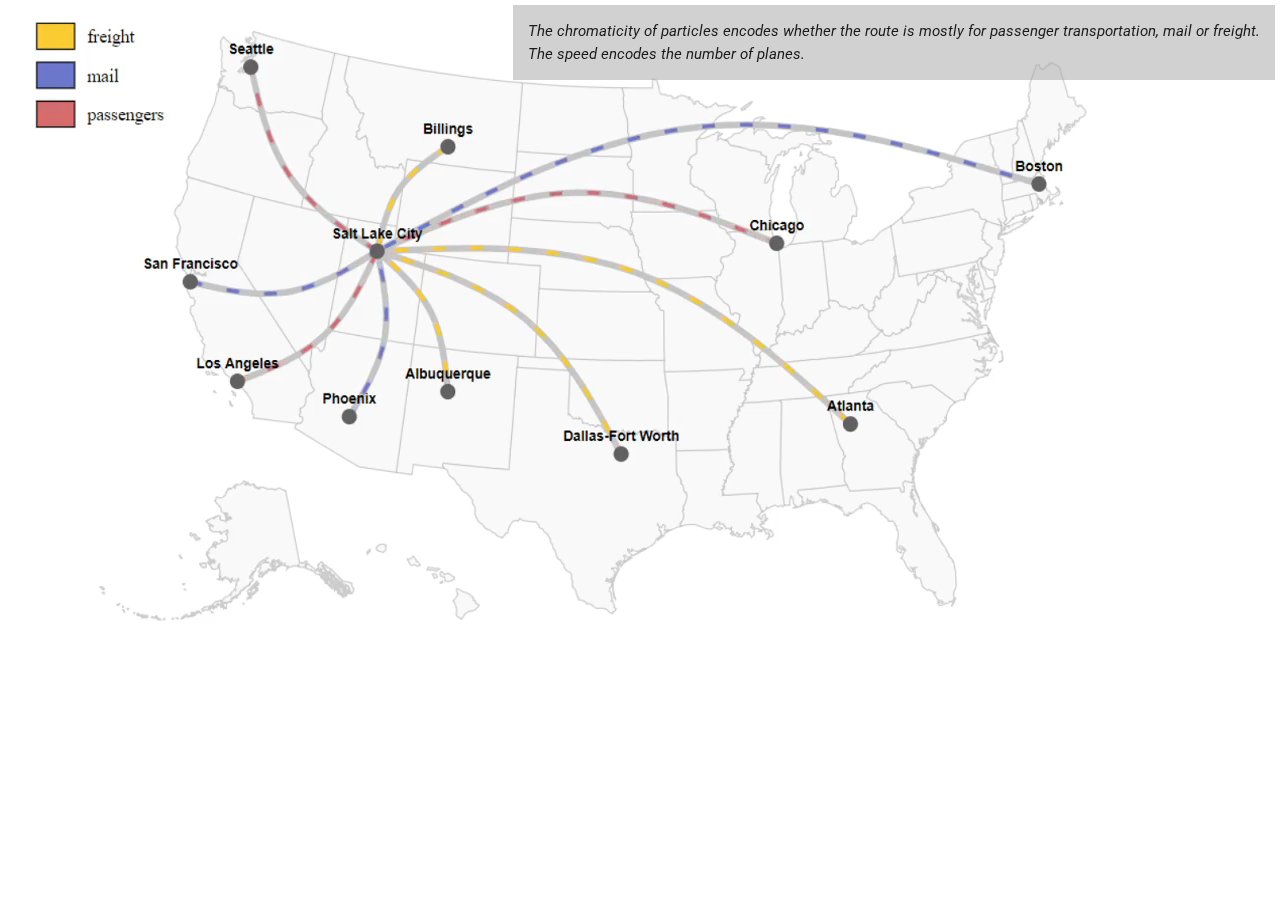
<file: video/aerial.html>
<html><head>
 <title> Video </title>
 <link type="text/css" rel="stylesheet" href="../lib/materialize/css/materialize.min.css"  media="screen,projection"/>
 <link href="https://fonts.googleapis.com/css?family=Roboto" rel="stylesheet" type="text/css">

 <style>
 body{
      margin:0;
      font-family: "Roboto", "Myriad Pro";
    }
 #legend{
  position: absolute;
    top: 5px;
    right: 5px;
    /* width: 30%; */
    /* text-align: center; */
    font-style: italic;
    font-size: 15px;
    /* right: 10%; */
    background-color: rgba(163, 163, 163, 0.5);
    padding: 15px;
}

</style>
</head><body>
	<div id="legend">
            The chromaticity of particles encodes whether the route is mostly for passenger transportation, mail or freight.
            <br/>
            The speed encodes the number of planes.
          </div>
	<!-- <div class="container"> -->
        <div class="row">
          <div class="col m12">
            <video autoplay muted loop id="myVideo">
                    <source src="../images/flights.mp4" type="video/mp4">
            </video>
          </div>
	<!-- </div> -->



</body></html>
</file>
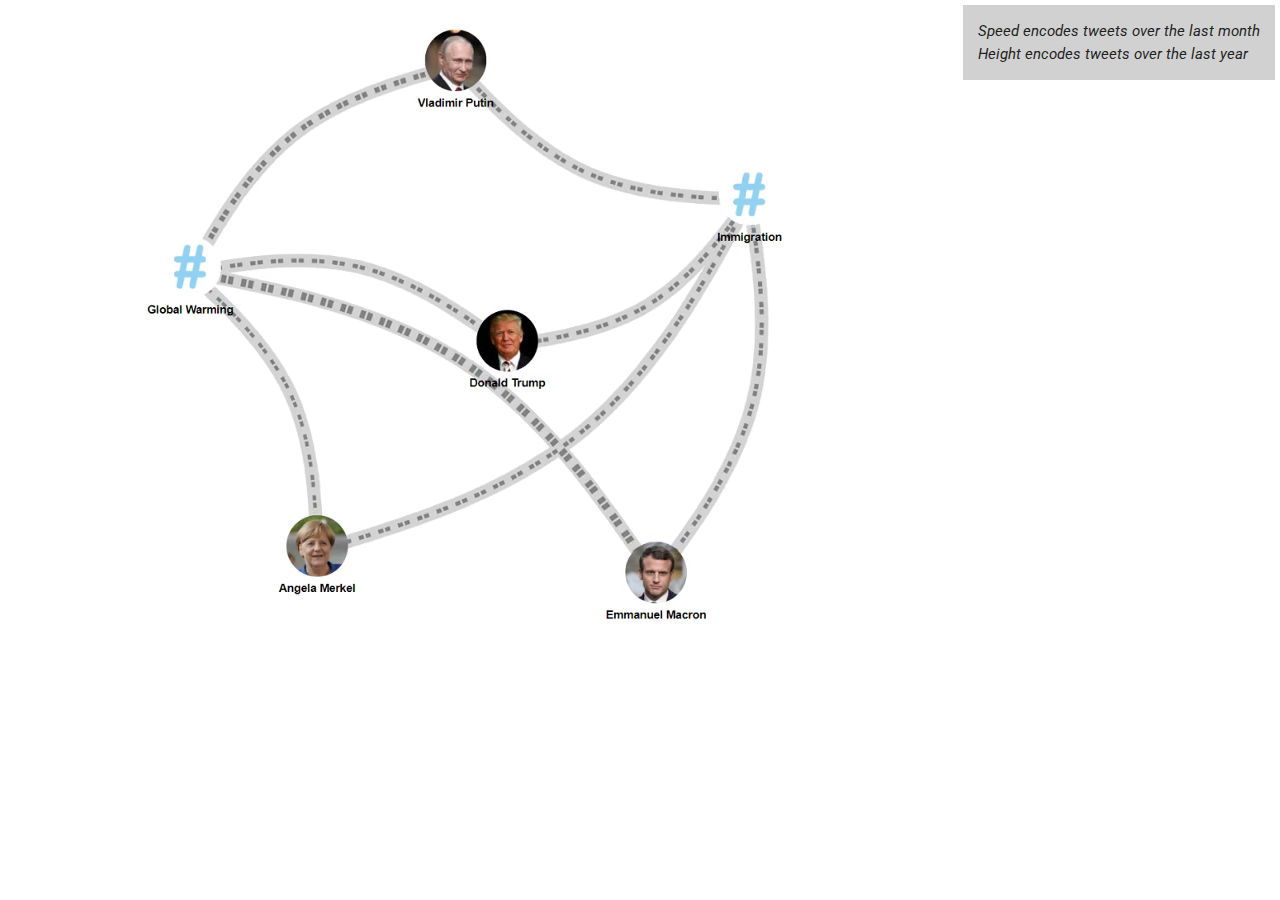
<file: video/twitter.html>
<html><head>
 <title> Video </title>
 <link type="text/css" rel="stylesheet" href="../lib/materialize/css/materialize.min.css"  media="screen,projection"/>
 <link href="https://fonts.googleapis.com/css?family=Roboto" rel="stylesheet" type="text/css">

 <style>
 body{
      margin:0;
      font-family: "Roboto", "Myriad Pro";
    }
 #legend{
    position: absolute;
    top: 5px;
    right: 5px;
    /* width: 30%; */
    /* text-align: center; */
    font-style: italic;
    font-size: 15px;
    /* right: 10%; */
    background-color: rgba(163, 163, 163, 0.5);
    padding: 15px;
}

</style>
</head><body>
	<div id="legend">
            Speed encodes tweets over the last month
            <br/>
            Height encodes tweets over the last year
          </div>
	<!-- <div class="container"> -->
        <div class="row">
            <div class="col m10 offset-m1">
                    <video autoplay muted loop id="myVideo">
                            <source src="../images/twitter.mp4" type="video/mp4">
                        </video>
                  
            </div>
	<!-- </div> -->



</body></html>
</file>
